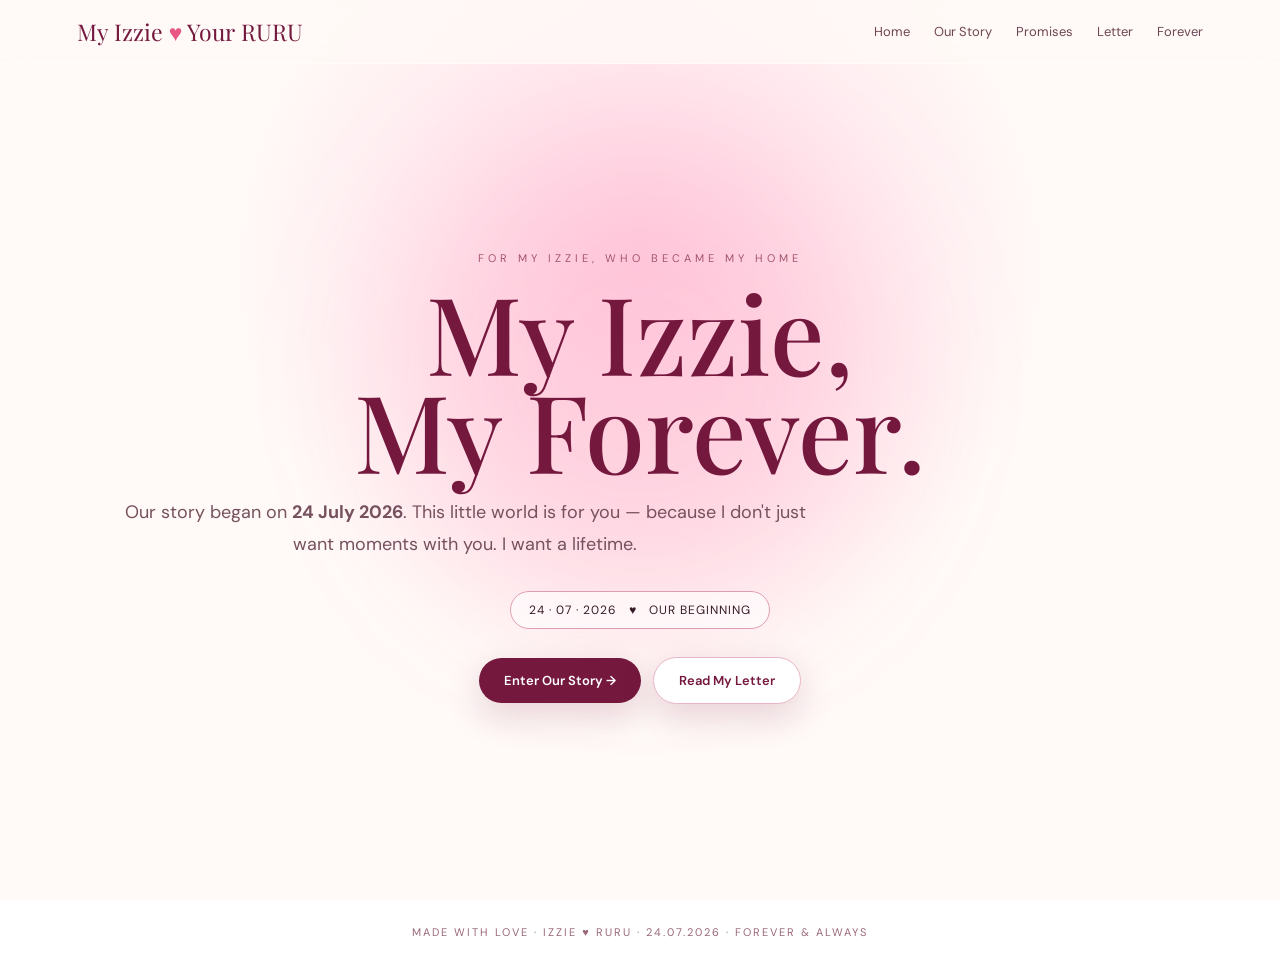
<file: index.html>
<!doctype html><html lang="en"><head><meta charset="utf-8"><meta name="viewport" content="width=device-width,initial-scale=1"><title>My Izzie · Your RURU · My Izzie · Your RURU</title><link rel="stylesheet" href="style.css"></head><body><nav><a class="logo" href="index.html">My Izzie <span>♥</span> Your RURU</a><div class="links">
<a href="index.html">Home</a><a href="story.html">Our Story</a><a href="promises.html">Promises</a><a href="letter.html">Letter</a><a href="forever.html">Forever</a></div></nav>
<section class="page hero center"><div class="wrap">
<div class="eyebrow">For my Izzie, who became my home</div>
<h1>My Izzie,<br>My Forever.</h1>
<p class="lead">Our story began on <b>24 July 2026</b>. This little world is for you — because I don't just want moments with you. I want a lifetime.</p>
<div class="date">24 · 07 · 2026 &nbsp; ♥ &nbsp; OUR BEGINNING</div><br>
<a class="btn" href="story.html">Enter Our Story →</a>
<a class="btn ghost" href="letter.html">Read My Letter</a>
</div></section>
<footer>MADE WITH LOVE · IZZIE ♥ RURU · 24.07.2026 · FOREVER & ALWAYS</footer>
<script>
function hearts(){
 const symbols=['♥','♡','✦','❤'];
 const h=document.createElement('div');h.className='heart';
 h.textContent=symbols[Math.floor(Math.random()*symbols.length)];
 h.style.left=Math.random()*100+'vw';
 h.style.fontSize=(12+Math.random()*25)+'px';
 h.style.animationDuration=(5+Math.random()*7)+'s';
 document.body.appendChild(h);setTimeout(()=>h.remove(),13000);
}
setInterval(hearts,650);
for(let i=0;i<14;i++) setTimeout(hearts,i*180);
</script></body></html>
</file>
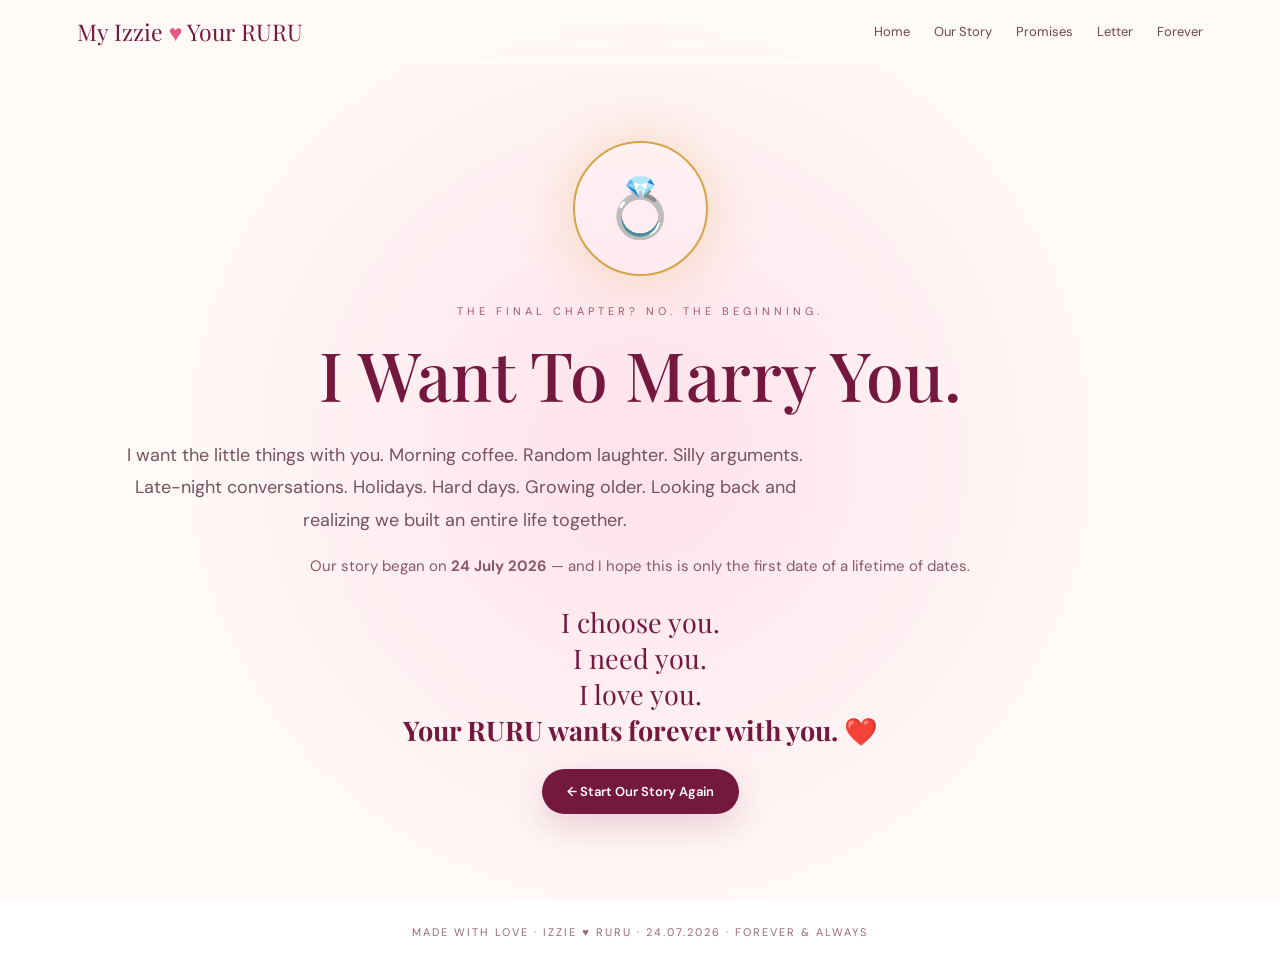
<file: forever.html>
<!doctype html><html lang="en"><head><meta charset="utf-8"><meta name="viewport" content="width=device-width,initial-scale=1"><title>My Izzie · Your RURU · My Izzie · Your RURU</title><link rel="stylesheet" href="style.css"></head><body><nav><a class="logo" href="index.html">My Izzie <span>♥</span> Your RURU</a><div class="links">
<a href="index.html">Home</a><a href="story.html">Our Story</a><a href="promises.html">Promises</a><a href="letter.html">Letter</a><a href="forever.html">Forever</a></div></nav>
<section class="page final center"><div class="wrap">
<div class="ring">💍</div>
<div class="eyebrow">The Final Chapter? No. The Beginning.</div>
<h2>I Want To Marry You.</h2>
<p class="lead">I want the little things with you. Morning coffee. Random laughter. Silly arguments. Late-night conversations. Holidays. Hard days. Growing older. Looking back and realizing we built an entire life together.</p>
<div class="counter">Our story began on <b>24 July 2026</b> — and I hope this is only the first date of a lifetime of dates.</div>
<div class="signature">I choose you.<br>I need you.<br>I love you.<br><strong>Your RURU wants forever with you. ❤️</strong></div>
<br><a class="btn" href="index.html">← Start Our Story Again</a>
</div></section>
<footer>MADE WITH LOVE · IZZIE ♥ RURU · 24.07.2026 · FOREVER & ALWAYS</footer>
<script>
function hearts(){
 const symbols=['♥','♡','✦','❤'];
 const h=document.createElement('div');h.className='heart';
 h.textContent=symbols[Math.floor(Math.random()*symbols.length)];
 h.style.left=Math.random()*100+'vw';
 h.style.fontSize=(12+Math.random()*25)+'px';
 h.style.animationDuration=(5+Math.random()*7)+'s';
 document.body.appendChild(h);setTimeout(()=>h.remove(),13000);
}
setInterval(hearts,650);
for(let i=0;i<14;i++) setTimeout(hearts,i*180);
</script></body></html>
</file>
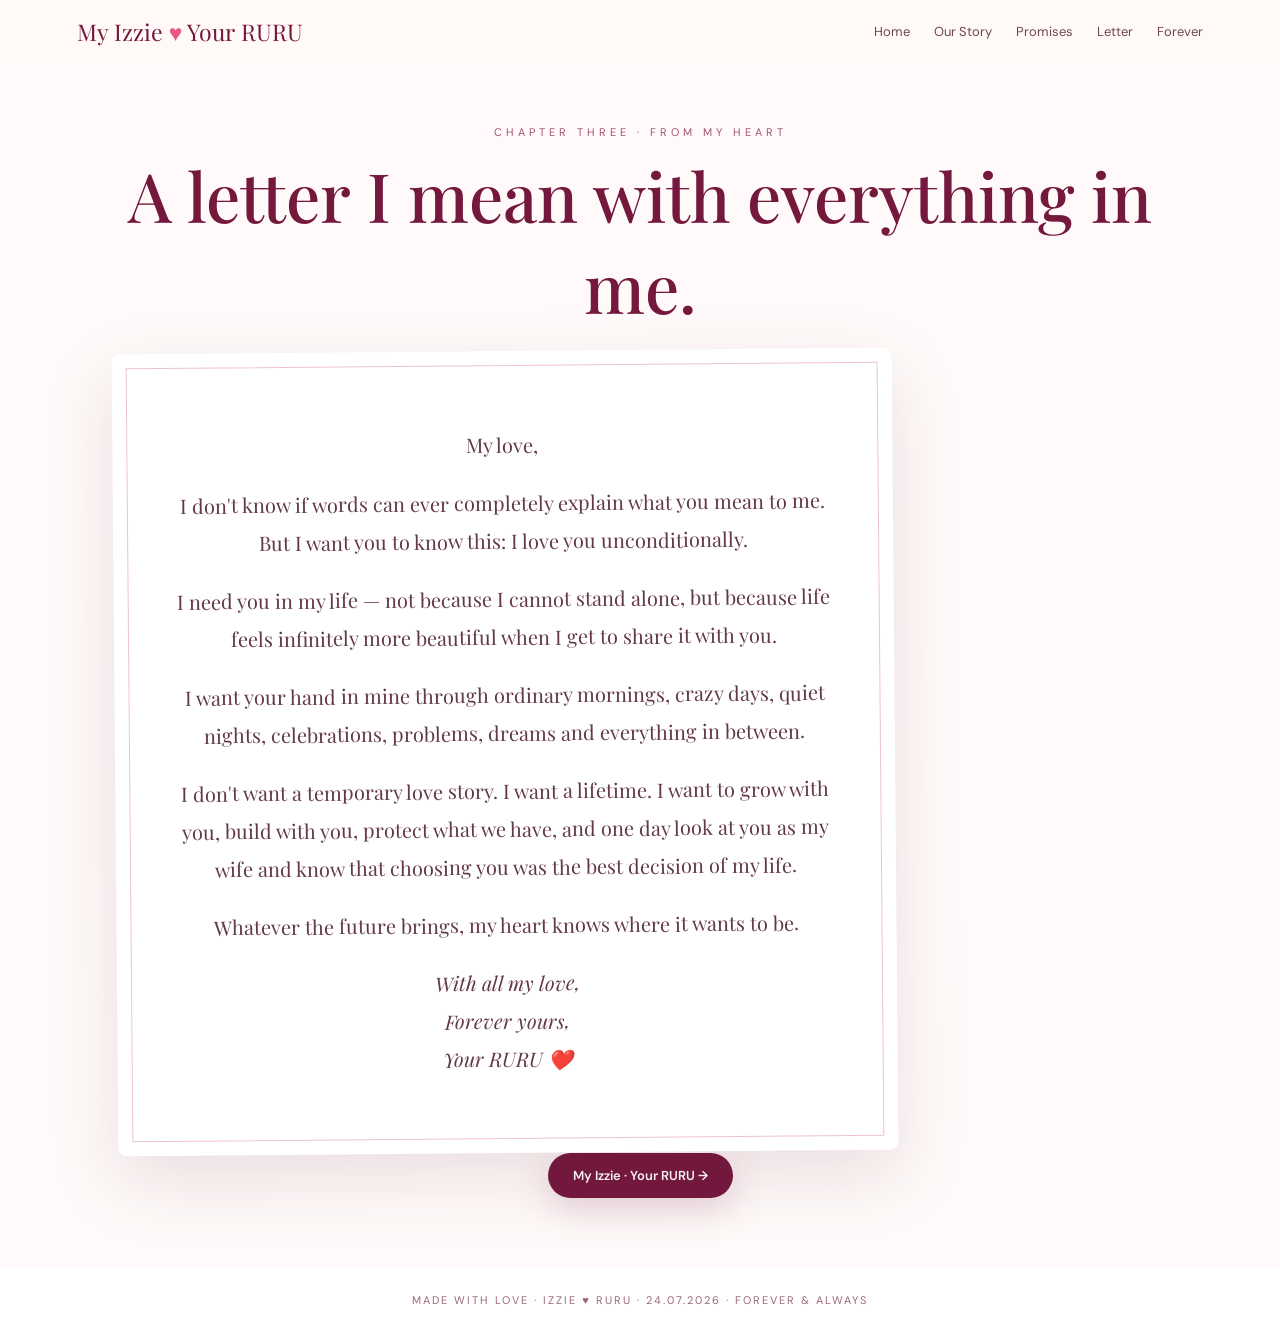
<file: letter.html>
<!doctype html><html lang="en"><head><meta charset="utf-8"><meta name="viewport" content="width=device-width,initial-scale=1"><title>A Letter For You · My Izzie · Your RURU</title><link rel="stylesheet" href="style.css"></head><body><nav><a class="logo" href="index.html">My Izzie <span>♥</span> Your RURU</a><div class="links">
<a href="index.html">Home</a><a href="story.html">Our Story</a><a href="promises.html">Promises</a><a href="letter.html">Letter</a><a href="forever.html">Forever</a></div></nav>
<section class="page letter"><div class="wrap center">
<div class="eyebrow">Chapter Three · From My Heart</div><h2>A letter I mean with everything in me.</h2>
<div class="paper"><p>My love,</p>
<p>I don't know if words can ever completely explain what you mean to me. But I want you to know this: I love you unconditionally.</p>
<p>I need you in my life — not because I cannot stand alone, but because life feels infinitely more beautiful when I get to share it with you.</p>
<p>I want your hand in mine through ordinary mornings, crazy days, quiet nights, celebrations, problems, dreams and everything in between.</p>
<p>I don't want a temporary love story. I want a lifetime. I want to grow with you, build with you, protect what we have, and one day look at you as my wife and know that choosing you was the best decision of my life.</p>
<p>Whatever the future brings, my heart knows where it wants to be.</p>
<p><i>With all my love,<br>Forever yours,<br>Your RURU ❤️</i></p></div>
<a class="btn" href="forever.html">My Izzie · Your RURU →</a>
</div></section>
<footer>MADE WITH LOVE · IZZIE ♥ RURU · 24.07.2026 · FOREVER & ALWAYS</footer>
<script>
function hearts(){
 const symbols=['♥','♡','✦','❤'];
 const h=document.createElement('div');h.className='heart';
 h.textContent=symbols[Math.floor(Math.random()*symbols.length)];
 h.style.left=Math.random()*100+'vw';
 h.style.fontSize=(12+Math.random()*25)+'px';
 h.style.animationDuration=(5+Math.random()*7)+'s';
 document.body.appendChild(h);setTimeout(()=>h.remove(),13000);
}
setInterval(hearts,650);
for(let i=0;i<14;i++) setTimeout(hearts,i*180);
</script></body></html>
</file>
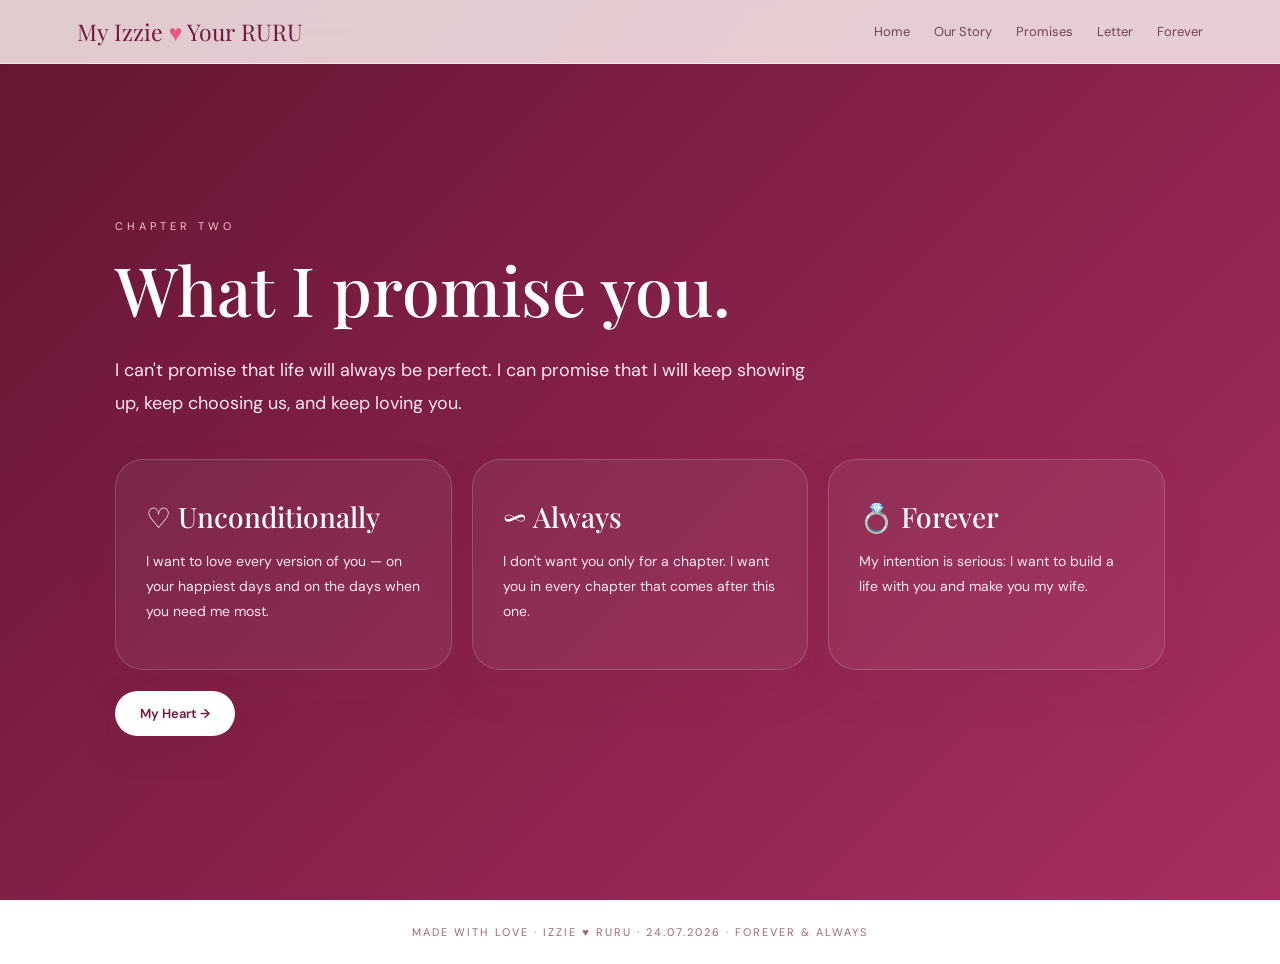
<file: promises.html>
<!doctype html><html lang="en"><head><meta charset="utf-8"><meta name="viewport" content="width=device-width,initial-scale=1"><title>My Promises · My Izzie · Your RURU</title><link rel="stylesheet" href="style.css"></head><body><nav><a class="logo" href="index.html">My Izzie <span>♥</span> Your RURU</a><div class="links">
<a href="index.html">Home</a><a href="story.html">Our Story</a><a href="promises.html">Promises</a><a href="letter.html">Letter</a><a href="forever.html">Forever</a></div></nav>
<section class="page promise"><div class="wrap">
<div class="eyebrow" style="color:#ffc1d3">Chapter Two</div><h2>What I promise you.</h2>
<p class="lead">I can't promise that life will always be perfect. I can promise that I will keep showing up, keep choosing us, and keep loving you.</p>
<div class="cards">
<div class="card"><h3>♡ Unconditionally</h3><p>I want to love every version of you — on your happiest days and on the days when you need me most.</p></div>
<div class="card"><h3>∞ Always</h3><p>I don't want you only for a chapter. I want you in every chapter that comes after this one.</p></div>
<div class="card"><h3>💍 Forever</h3><p>My intention is serious: I want to build a life with you and make you my wife.</p></div>
</div><br><a class="btn" style="background:#fff;color:#74183e" href="letter.html">My Heart →</a>
</div></section>
<footer>MADE WITH LOVE · IZZIE ♥ RURU · 24.07.2026 · FOREVER & ALWAYS</footer>
<script>
function hearts(){
 const symbols=['♥','♡','✦','❤'];
 const h=document.createElement('div');h.className='heart';
 h.textContent=symbols[Math.floor(Math.random()*symbols.length)];
 h.style.left=Math.random()*100+'vw';
 h.style.fontSize=(12+Math.random()*25)+'px';
 h.style.animationDuration=(5+Math.random()*7)+'s';
 document.body.appendChild(h);setTimeout(()=>h.remove(),13000);
}
setInterval(hearts,650);
for(let i=0;i<14;i++) setTimeout(hearts,i*180);
</script></body></html>
</file>
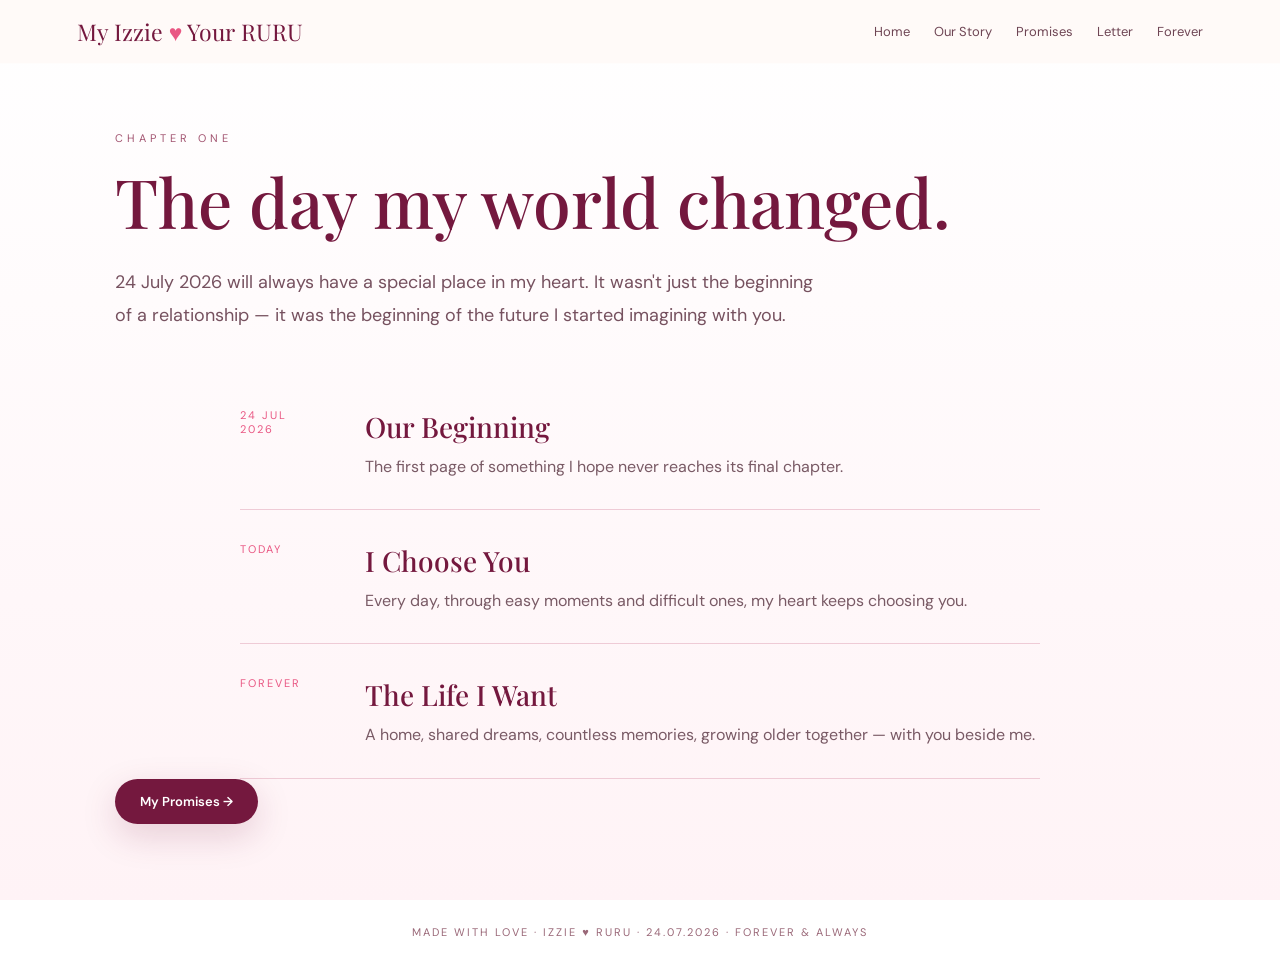
<file: story.html>
<!doctype html><html lang="en"><head><meta charset="utf-8"><meta name="viewport" content="width=device-width,initial-scale=1"><title>Our Story · My Izzie · Your RURU</title><link rel="stylesheet" href="style.css"></head><body><nav><a class="logo" href="index.html">My Izzie <span>♥</span> Your RURU</a><div class="links">
<a href="index.html">Home</a><a href="story.html">Our Story</a><a href="promises.html">Promises</a><a href="letter.html">Letter</a><a href="forever.html">Forever</a></div></nav>
<section class="page story"><div class="wrap">
<div class="eyebrow">Chapter One</div><h2>The day my world changed.</h2>
<p class="lead">24 July 2026 will always have a special place in my heart. It wasn't just the beginning of a relationship — it was the beginning of the future I started imagining with you.</p>
<div class="timeline">
<div class="moment"><div class="day">24 JUL<br>2026</div><div><h3>Our Beginning</h3><p>The first page of something I hope never reaches its final chapter.</p></div></div>
<div class="moment"><div class="day">TODAY</div><div><h3>I Choose You</h3><p>Every day, through easy moments and difficult ones, my heart keeps choosing you.</p></div></div>
<div class="moment"><div class="day">FOREVER</div><div><h3>The Life I Want</h3><p>A home, shared dreams, countless memories, growing older together — with you beside me.</p></div></div>
</div>
<a class="btn" href="promises.html">My Promises →</a>
</div></section>
<footer>MADE WITH LOVE · IZZIE ♥ RURU · 24.07.2026 · FOREVER & ALWAYS</footer>
<script>
function hearts(){
 const symbols=['♥','♡','✦','❤'];
 const h=document.createElement('div');h.className='heart';
 h.textContent=symbols[Math.floor(Math.random()*symbols.length)];
 h.style.left=Math.random()*100+'vw';
 h.style.fontSize=(12+Math.random()*25)+'px';
 h.style.animationDuration=(5+Math.random()*7)+'s';
 document.body.appendChild(h);setTimeout(()=>h.remove(),13000);
}
setInterval(hearts,650);
for(let i=0;i<14;i++) setTimeout(hearts,i*180);
</script></body></html>
</file>
<file: style.css>
@import url('https://fonts.googleapis.com/css2?family=DM+Sans:wght@400;500;600&family=Playfair+Display:ital,wght@0,500;0,600;1,500;1,600&display=swap');
:root{--wine:#74183e;--rose:#e95783;--pink:#ffd9e5;--cream:#fff9f7;--ink:#351b27;--gold:#d4a447}
*{box-sizing:border-box}html{scroll-behavior:smooth}body{margin:0;background:var(--cream);color:var(--ink);font-family:"DM Sans",sans-serif;overflow-x:hidden}
nav{position:fixed;z-index:20;top:0;left:0;right:0;padding:16px 6%;display:flex;align-items:center;justify-content:space-between;background:#fff9f7cc;backdrop-filter:blur(16px);border-bottom:1px solid #ffffff80}
.logo{font-family:"Playfair Display";font-size:23px;color:var(--wine);text-decoration:none}.logo span{color:var(--rose)}
.links{display:flex;gap:24px}.links a{color:#6e4554;text-decoration:none;font-size:13px}.links a:hover{color:var(--rose)}
.page{min-height:100vh;padding:125px 7% 70px;display:flex;align-items:center;position:relative}.center{text-align:center;justify-content:center}.wrap{max-width:1050px;width:100%;margin:auto}
h1,h2,h3{font-family:"Playfair Display";font-weight:500;color:var(--wine)}h1{font-size:clamp(52px,9vw,108px);line-height:.9;margin:18px 0}h2{font-size:clamp(40px,6vw,68px);margin:10px 0 20px}h3{font-size:28px;margin:8px 0}.eyebrow{font-size:11px;letter-spacing:4px;text-transform:uppercase;color:#a25470}.lead{font-size:18px;line-height:1.8;color:#76515f;max-width:700px}.btn{display:inline-block;padding:14px 25px;border-radius:999px;background:var(--wine);color:white;text-decoration:none;font-weight:600;font-size:13px;box-shadow:0 12px 35px #74183e2c;transition:.3s}.btn:hover{transform:translateY(-3px);box-shadow:0 16px 45px #74183e42}.ghost{background:#fff;color:var(--wine);border:1px solid #e7b5c5;margin-left:8px}
.hero{background:radial-gradient(circle at 50% 30%,#ffd7e5 0,#fff9f7 45%,#fff9f7 100%);text-align:center;overflow:hidden}.hero:after{content:"";position:absolute;width:480px;height:480px;border-radius:50%;background:#ff7ea833;filter:blur(70px);top:15%;left:50%;transform:translateX(-50%);animation:pulse 4s ease-in-out infinite}.hero .wrap{position:relative;z-index:2}
.date{display:inline-block;margin:12px 0 28px;padding:10px 18px;border:1px solid #df9db3;border-radius:30px;font-size:12px;letter-spacing:1px;background:#ffffff99}
.heart{position:fixed;bottom:-30px;z-index:1;color:#df4e7c;opacity:.6;pointer-events:none;animation:rise linear forwards}.spark{position:absolute;width:6px;height:6px;border-radius:50%;background:#d4a447;animation:twinkle 2s infinite}
@keyframes rise{to{transform:translateY(-115vh) rotate(360deg);opacity:0}}@keyframes pulse{50%{transform:translateX(-50%) scale(1.1);opacity:.7}}@keyframes twinkle{50%{transform:scale(2);opacity:.2}}
.cards{display:grid;grid-template-columns:repeat(3,1fr);gap:20px;margin-top:40px}.card{padding:30px;border-radius:28px;background:#fff;border:1px solid #f0d3dc;box-shadow:0 20px 50px #7b2b4612}.card p{font-size:14px;line-height:1.8;color:#795a65}
.story{background:linear-gradient(180deg,#fff,#fff3f6)}.timeline{max-width:800px;margin:45px auto 0}.moment{display:grid;grid-template-columns:100px 1fr;gap:25px;padding:24px 0;border-bottom:1px solid #efcbd6}.moment .day{font-size:11px;letter-spacing:2px;color:var(--rose);padding-top:8px}.moment p{color:#795a65;line-height:1.7;margin:5px 0}
.promise{background:linear-gradient(135deg,#641531,#a82e62);color:white}.promise h2{color:white}.promise .lead{color:#ffe6ee}.promise .card{background:#ffffff0d;border-color:#ffffff2b;color:white}.promise .card h3{color:#fff}.promise .card p{color:#ffe5ed}
.letter{background:#fffaf9}.paper{max-width:780px;background:#fff;padding:55px 60px;border-radius:8px;box-shadow:0 25px 70px #60233a20;transform:rotate(-.5deg);position:relative}.paper:before{content:"";position:absolute;inset:14px;border:1px solid #edc2ce;pointer-events:none}.paper p{font-family:"Playfair Display";font-size:20px;line-height:1.9;color:#63384a;position:relative}
.gallery{background:#fff3f6}.photo-grid{display:grid;grid-template-columns:repeat(3,1fr);gap:16px;margin-top:35px}.photo{height:260px;border-radius:25px;background:linear-gradient(135deg,#ffdce7,#f5a9c2);display:flex;align-items:center;justify-content:center;color:#8a3d5a;font-family:"Playfair Display";font-size:25px;box-shadow:0 15px 35px #76244118}.photo:nth-child(2){transform:translateY(25px) rotate(2deg)}.photo:nth-child(3){transform:rotate(-2deg)}
.final{min-height:100vh;background:radial-gradient(circle,#ffe1eb,#fff9f7 60%);text-align:center}.ring{width:135px;height:135px;border:2px solid var(--gold);border-radius:50%;margin:0 auto 28px;display:grid;place-items:center;font-size:58px;box-shadow:0 0 55px #d4a44755;animation:ring 3s ease-in-out infinite}@keyframes ring{50%{transform:scale(1.07);box-shadow:0 0 75px #d4a44780}}
.counter{font-size:15px;color:#89586b;margin:20px 0}.signature{font-family:"Playfair Display";font-size:27px;color:var(--wine);margin-top:28px}
footer{text-align:center;padding:25px;color:#9a6878;font-size:11px;letter-spacing:2px;background:#fff}
@media(max-width:750px){nav{padding:14px 5%}.links{gap:10px}.links a:nth-child(n+4){display:none}.cards,.photo-grid{grid-template-columns:1fr}.paper{padding:35px 25px}.moment{grid-template-columns:70px 1fr}.photo:nth-child(2){transform:none}.photo:nth-child(3){transform:none}.ghost{margin-left:0;margin-top:10px}}
</file>
